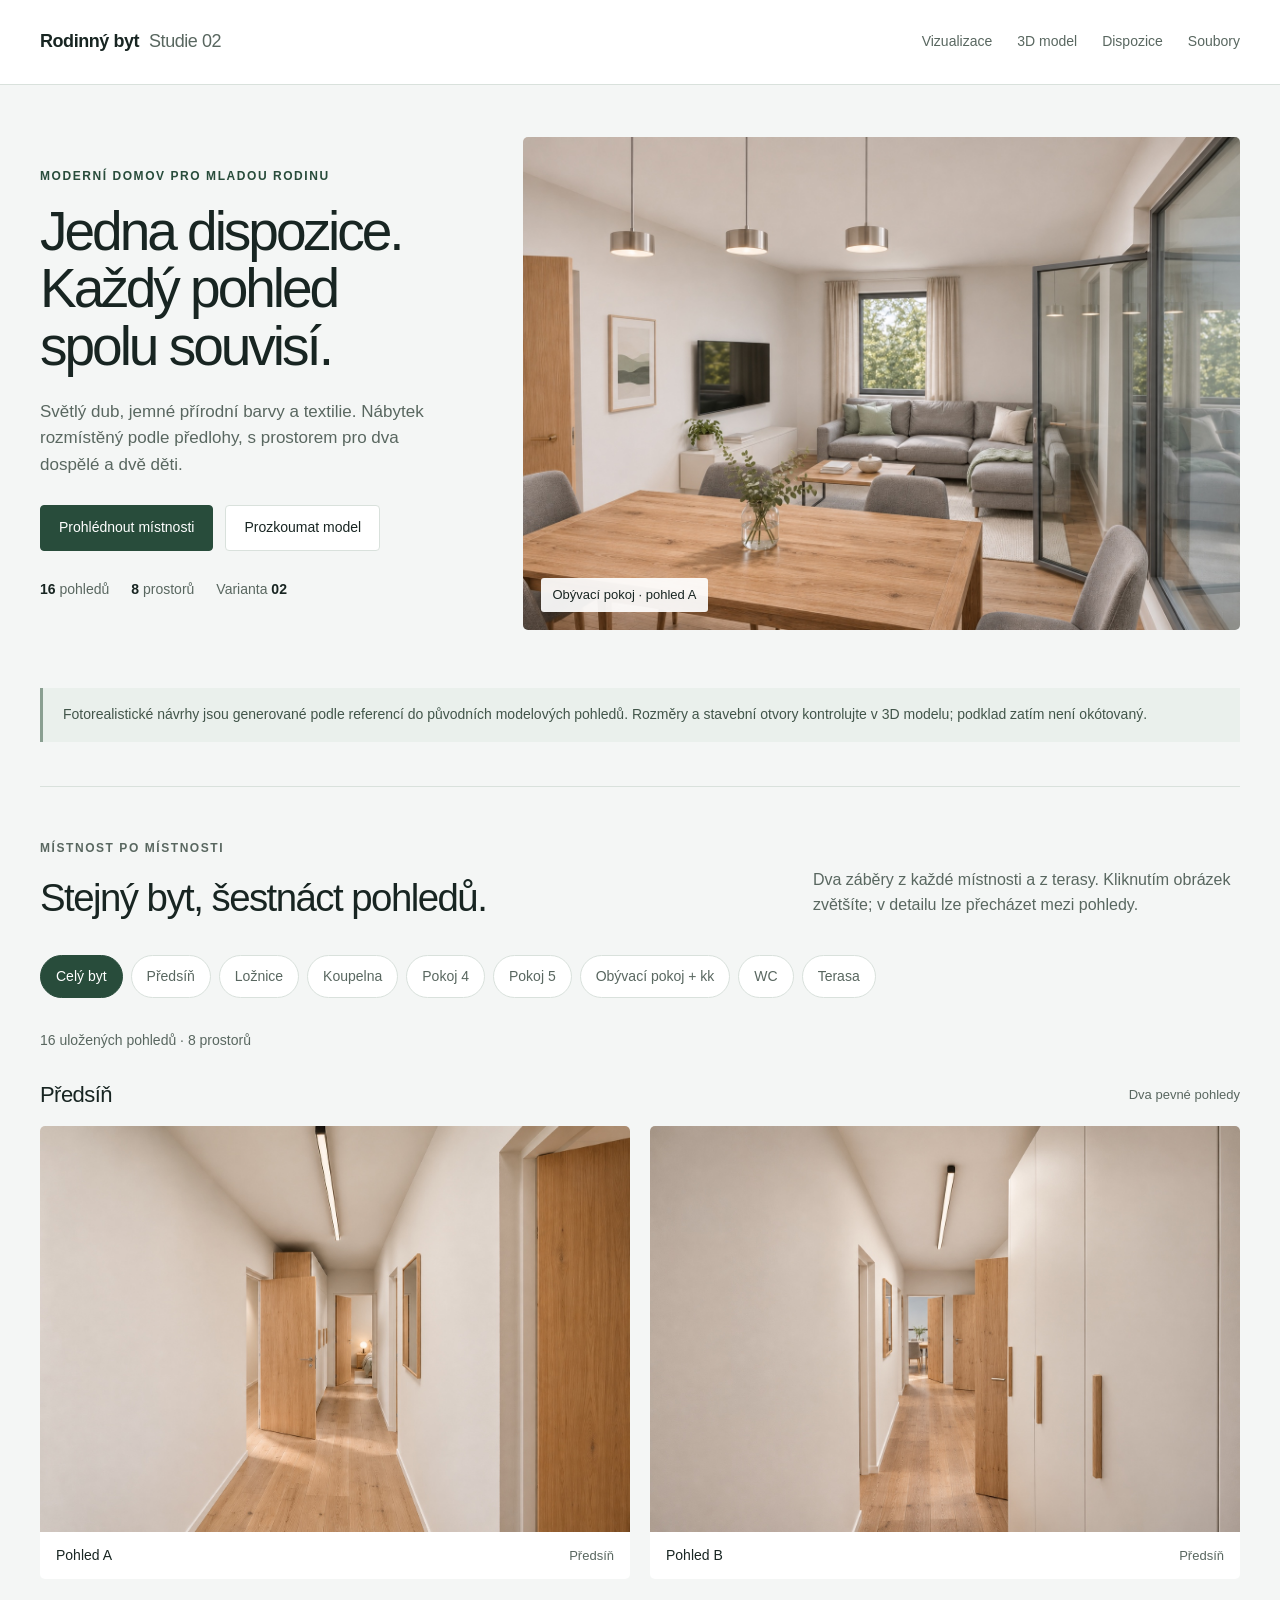
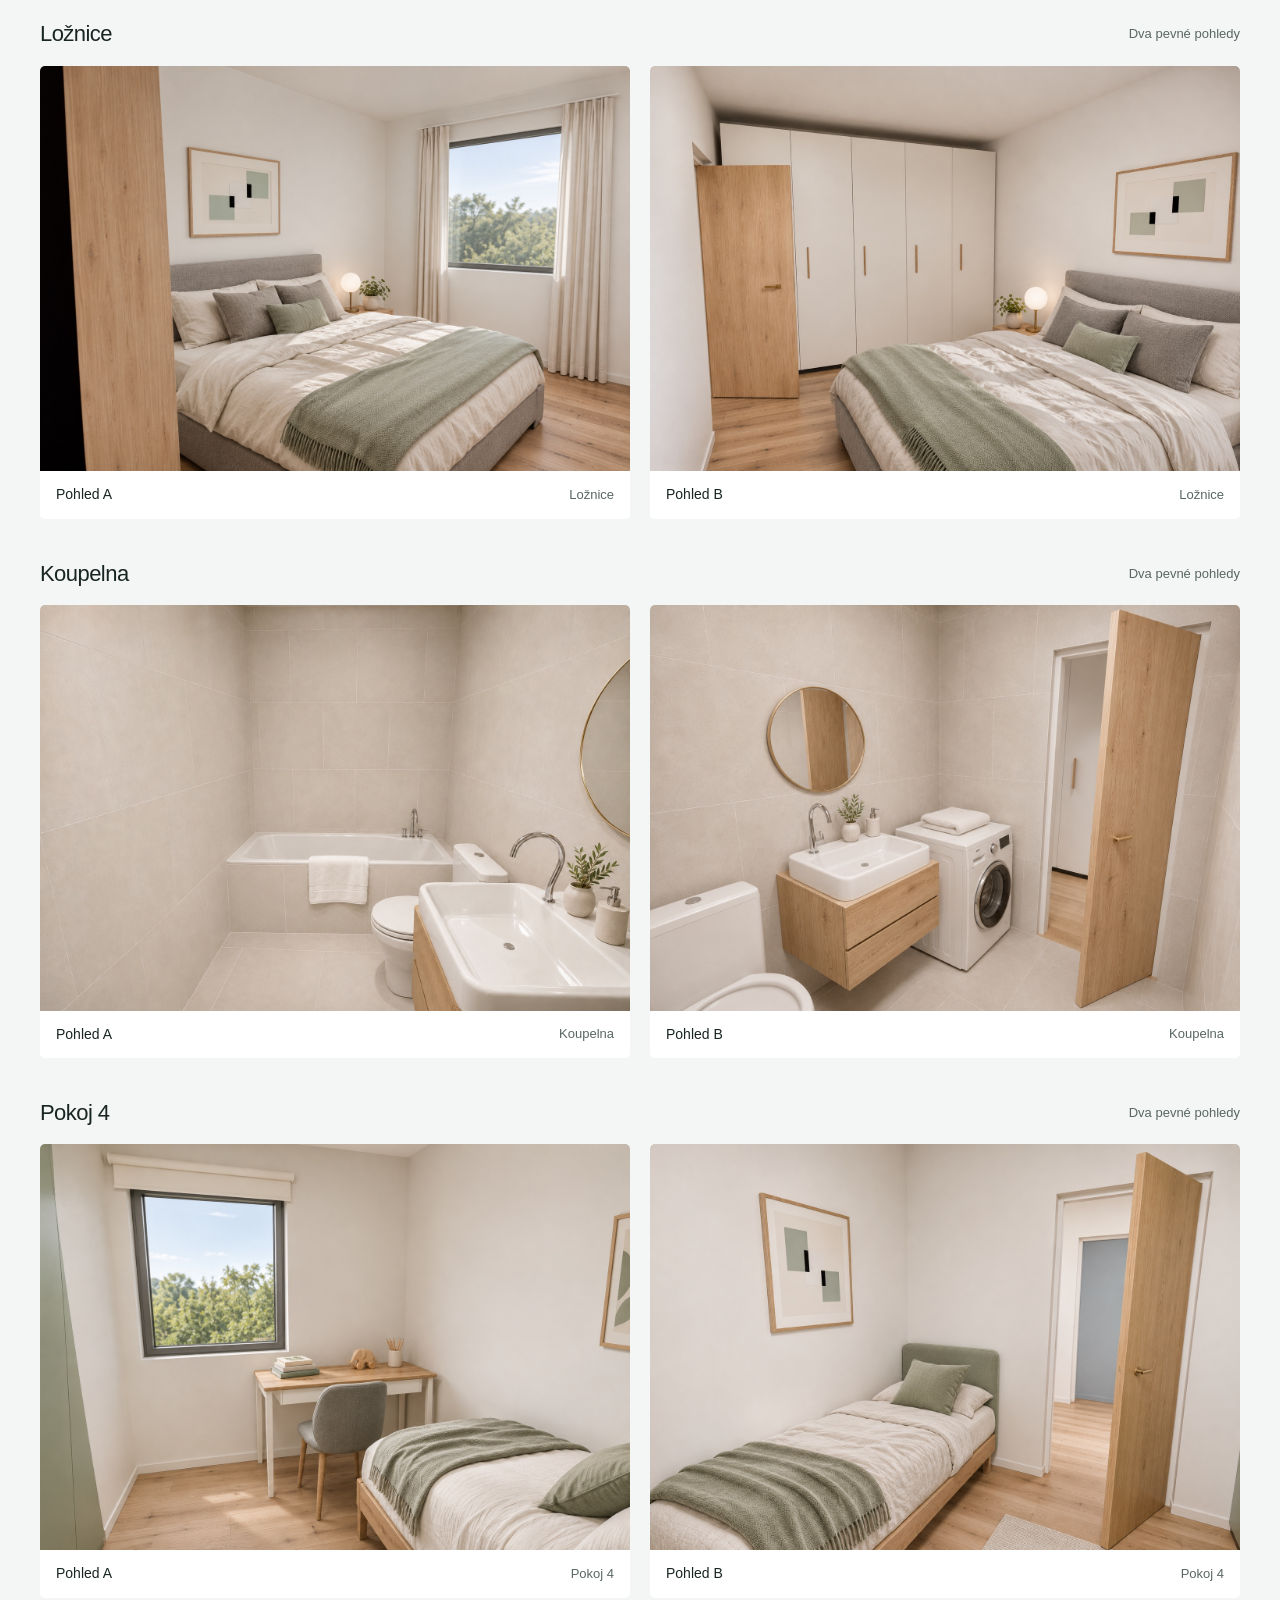
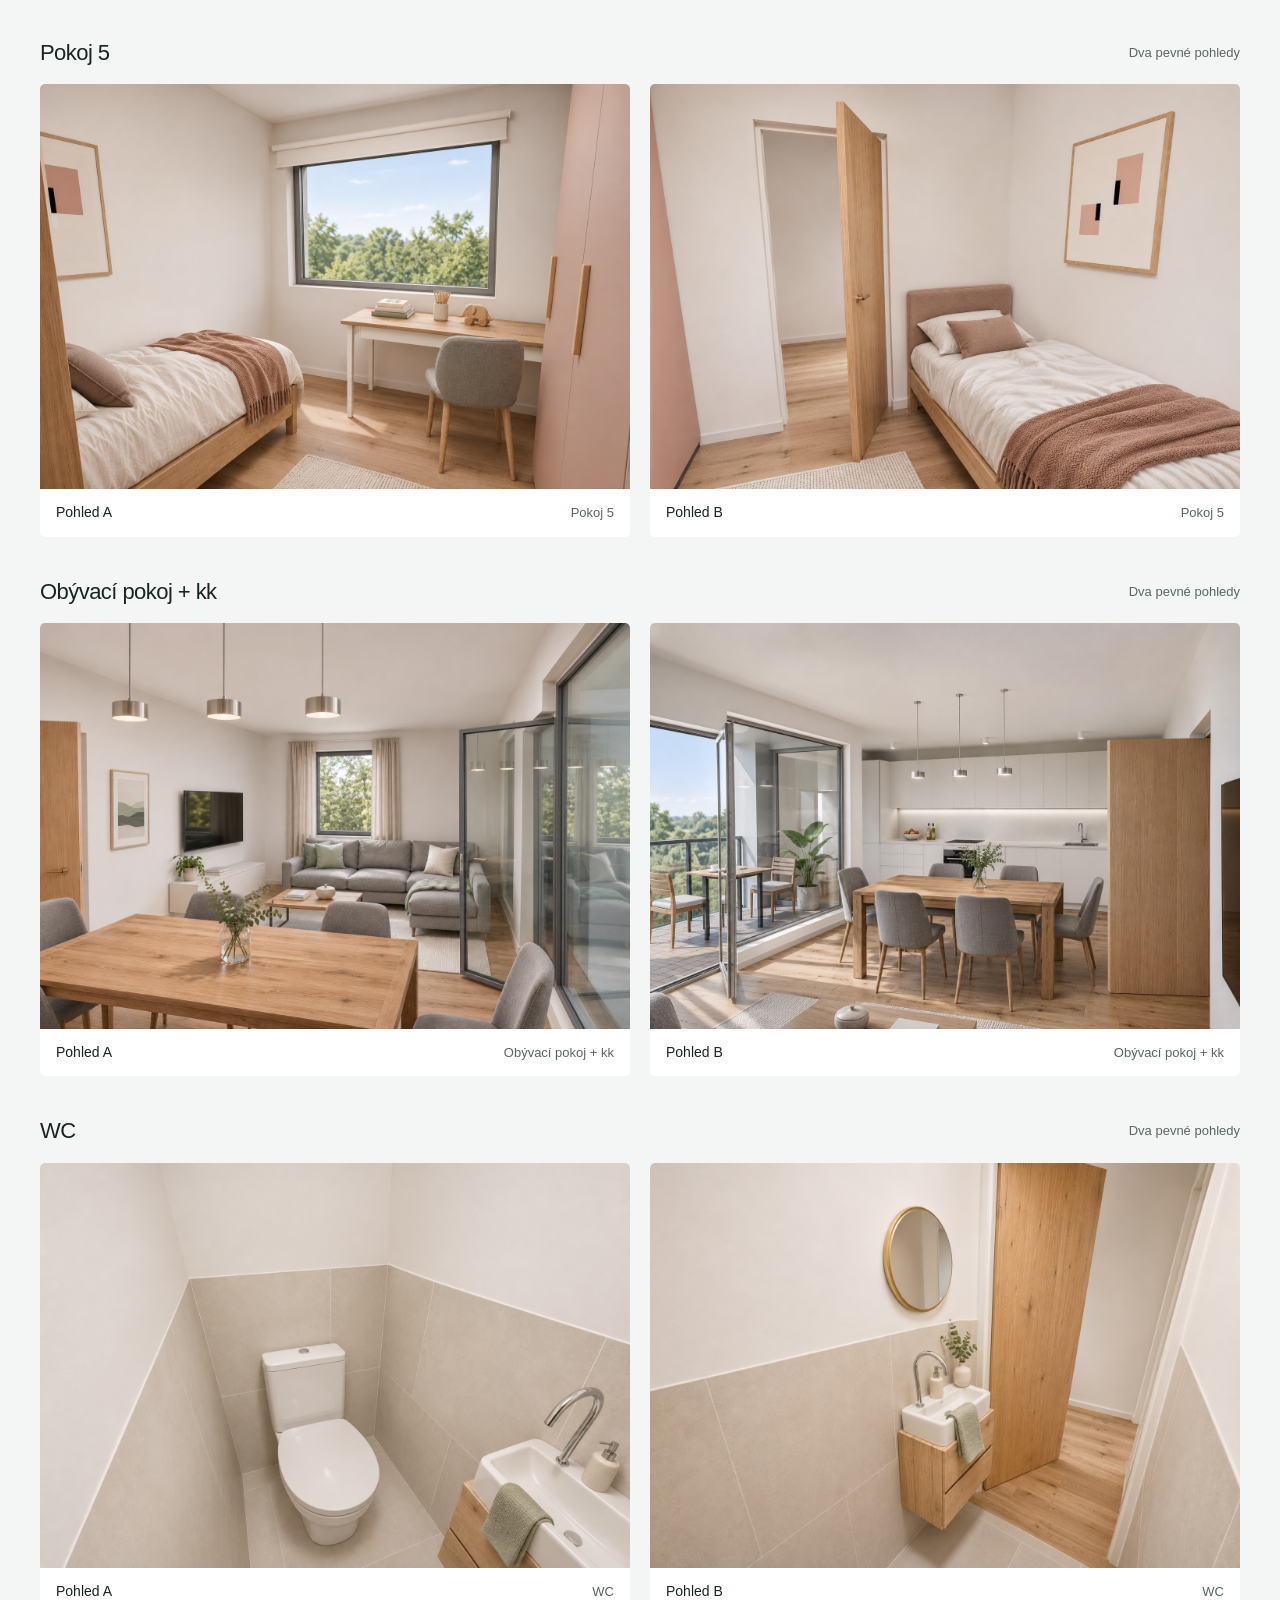
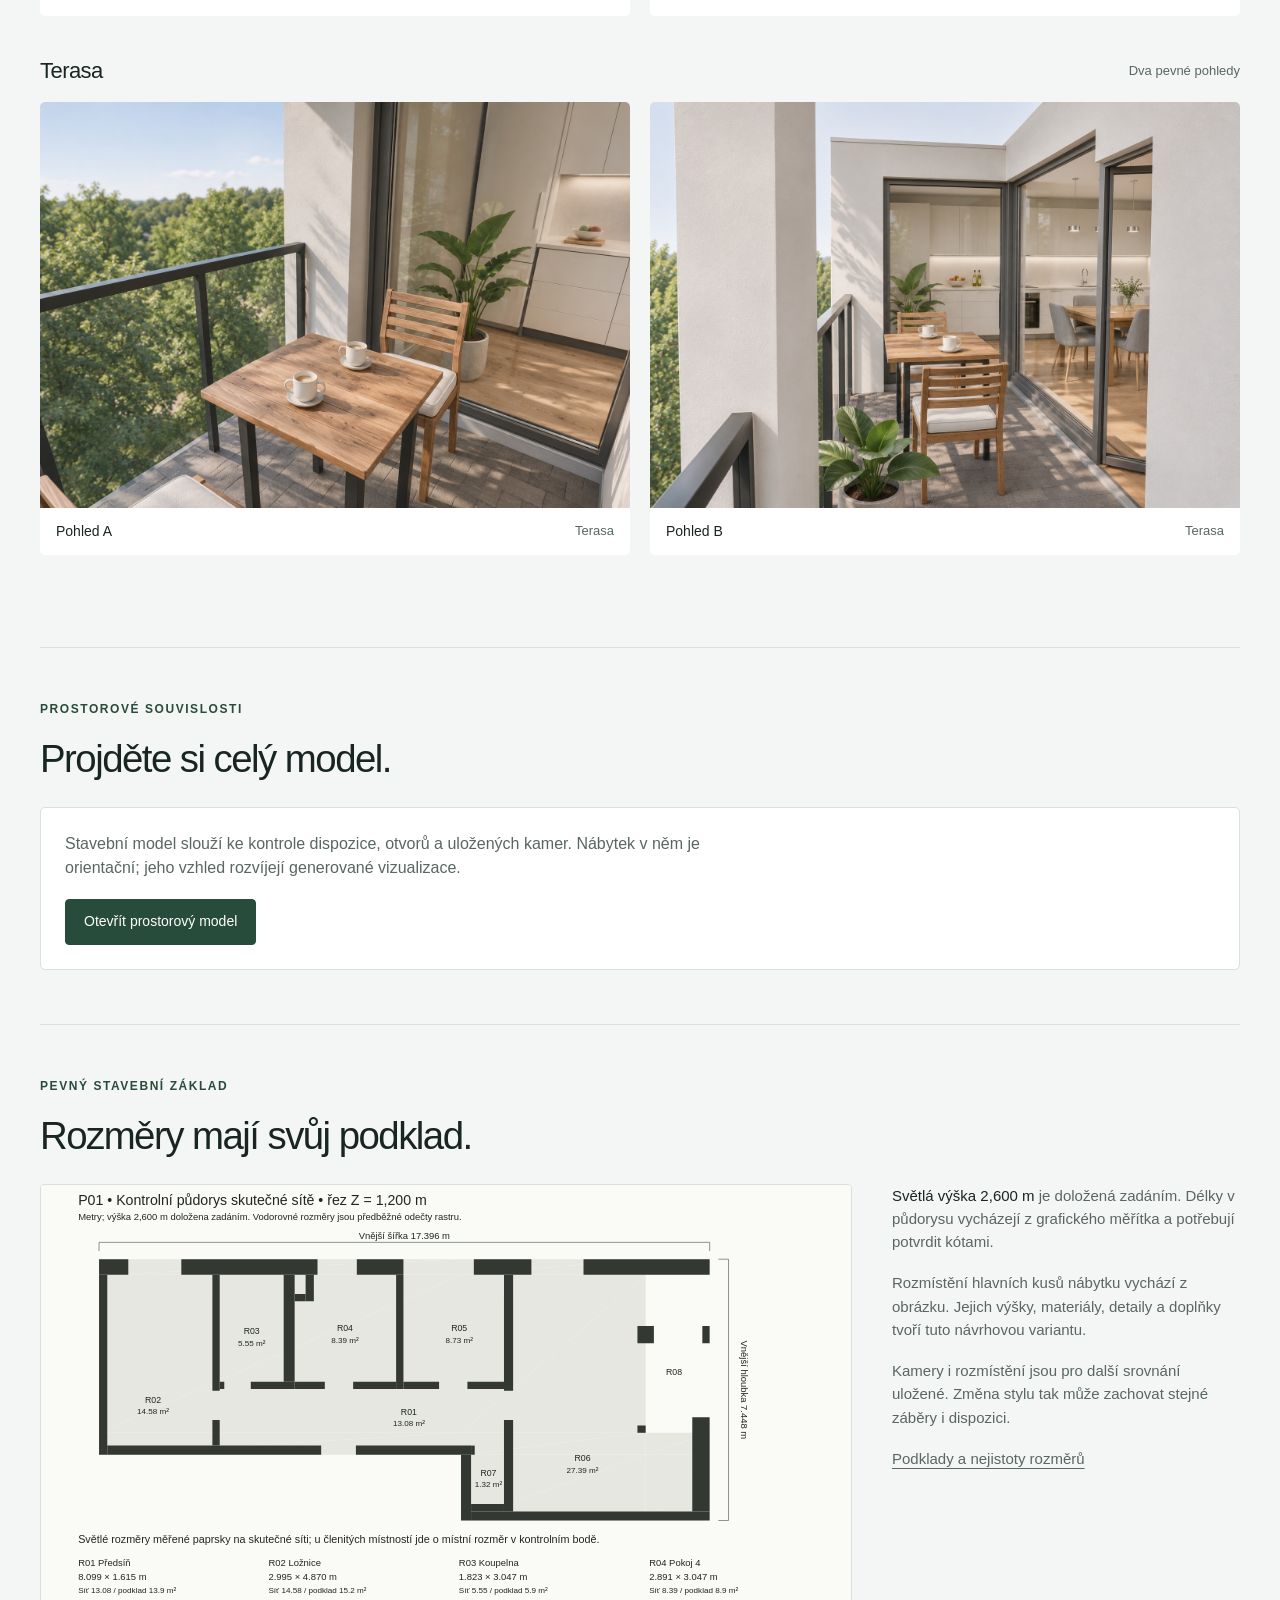
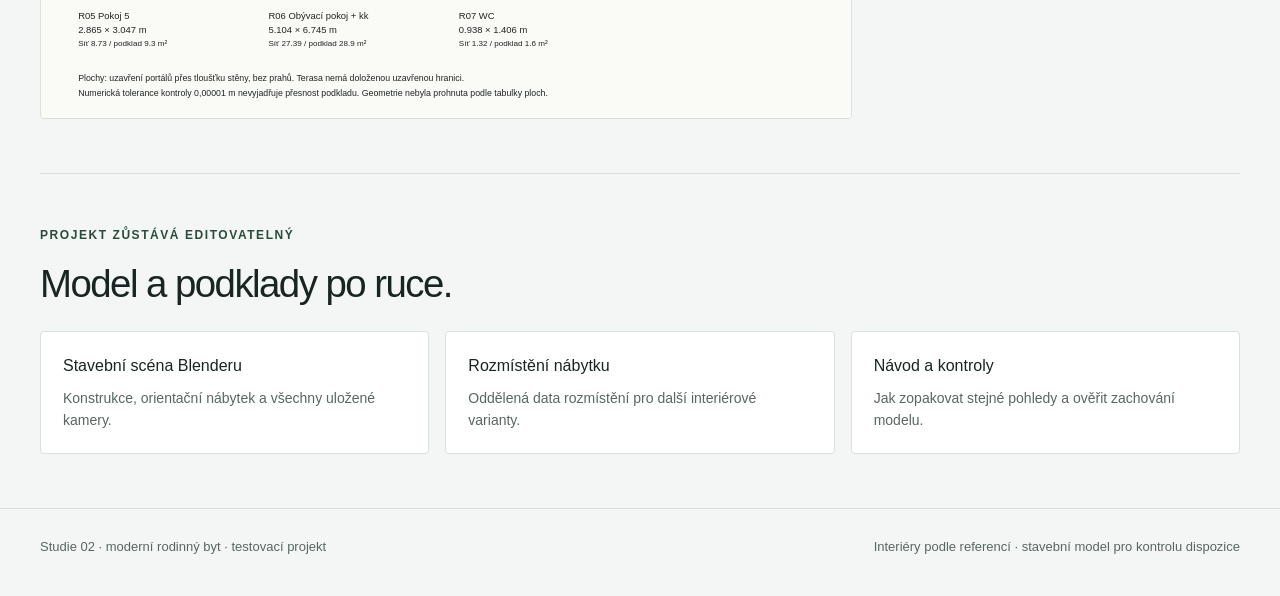
<file: index.html>
<!doctype html>
<html lang="cs"><head><meta charset="utf-8"><meta name="viewport" content="width=device-width,initial-scale=1"><title>Rodinný byt · varianta 02</title><meta name="description" content="Moderní rodinný byt: 16 vizualizací ze stejného rozměrového modelu, dva pohledy z každé místnosti a terasy."><link rel="stylesheet" href="site.css?v=1ad226054eb0"><script defer src="site.js?v=bcbd016bae31"></script></head>
<body><header><div class="wrap topbar"><a class="brand" href="#top">Rodinný byt<span>Studie 02</span></a><nav aria-label="Hlavní navigace"><a href="#vizualizace">Vizualizace</a><a href="#model">3D model</a><a href="#dispozice">Dispozice</a><a href="#soubory">Soubory</a></nav></div></header>
<main id="top"><div class="wrap"><section class="hero"><div><p class="eyebrow">Moderní domov pro mladou rodinu</p><h1>Jedna dispozice.<br>Každý pohled spolu souvisí.</h1><p class="intro">Světlý dub, jemné přírodní barvy a textilie. Nábytek rozmístěný podle předlohy, s prostorem pro dva dospělé a dvě děti.</p><div class="actions"><a href="#vizualizace" class="button primary">Prohlédnout místnosti</a><a href="#model" class="button">Prozkoumat model</a></div><div class="facts"><span><strong>16</strong> pohledů</span><span><strong>8</strong> prostorů</span><span>Varianta <strong>02</strong></span></div></div><figure class="hero-photo"><img src="renders_family/CAM_R06_A.jpg?v=6f00000a12e4" width="1512" height="1040" alt="Obývací pokoj s jídelnou, dubovým nábytkem a světlou pohovkou"><figcaption class="photo-badge">Obývací pokoj · pohled A</figcaption></figure></section>
<p class="notice">Fotorealistické návrhy jsou generované podle referencí do původních modelových pohledů. Rozměry a stavební otvory kontrolujte v 3D modelu; podklad zatím není okótovaný.</p>
<section class="section" id="vizualizace"><div class="section-top"><div><p class="eyebrow">Místnost po místnosti</p><h2>Stejný byt, šestnáct pohledů.</h2></div><p>Dva záběry z každé místnosti a z terasy. Kliknutím obrázek zvětšíte; v detailu lze přecházet mezi pohledy.</p></div><div class="filters" aria-label="Výběr místnosti"><button class="filter" type="button" data-room="all" aria-pressed="true">Celý byt</button><button class="filter" type="button" data-room="R01" aria-pressed="false">Předsíň</button><button class="filter" type="button" data-room="R02" aria-pressed="false">Ložnice</button><button class="filter" type="button" data-room="R03" aria-pressed="false">Koupelna</button><button class="filter" type="button" data-room="R04" aria-pressed="false">Pokoj 4</button><button class="filter" type="button" data-room="R05" aria-pressed="false">Pokoj 5</button><button class="filter" type="button" data-room="R06" aria-pressed="false">Obývací pokoj + kk</button><button class="filter" type="button" data-room="R07" aria-pressed="false">WC</button><button class="filter" type="button" data-room="R08" aria-pressed="false">Terasa</button></div><p class="count" id="view-count" aria-live="polite">16 uložených pohledů · 8 prostorů</p><section class="room" data-room="R01" aria-label="Předsíň"><div class="room-title"><h3>Předsíň</h3><span>Dva pevné pohledy</span></div><div class="shots"><figure class="shot"><button type="button" data-photo="CAM_R01_A" aria-label="Zvětšit: Předsíň · pohled A"><img src="renders_family/CAM_R01_A.jpg?v=e9a615166ebb" alt="Předsíň · pohled A – moderní rodinný interiér podle modelu" loading="lazy" width="1512" height="1040"></button><figcaption>Pohled A<span>Předsíň</span></figcaption></figure><figure class="shot"><button type="button" data-photo="CAM_R01_B" aria-label="Zvětšit: Předsíň · pohled B"><img src="renders_family/CAM_R01_B.jpg?v=4feadba937df" alt="Předsíň · pohled B – moderní rodinný interiér podle modelu" loading="lazy" width="1512" height="1040"></button><figcaption>Pohled B<span>Předsíň</span></figcaption></figure></div></section><section class="room" data-room="R02" aria-label="Ložnice"><div class="room-title"><h3>Ložnice</h3><span>Dva pevné pohledy</span></div><div class="shots"><figure class="shot"><button type="button" data-photo="CAM_R02_A" aria-label="Zvětšit: Ložnice · pohled A"><img src="renders_family/CAM_R02_A.jpg?v=f13a21b051a1" alt="Ložnice · pohled A – moderní rodinný interiér podle modelu" loading="lazy" width="1512" height="1040"></button><figcaption>Pohled A<span>Ložnice</span></figcaption></figure><figure class="shot"><button type="button" data-photo="CAM_R02_B" aria-label="Zvětšit: Ložnice · pohled B"><img src="renders_family/CAM_R02_B.jpg?v=b455fc541f38" alt="Ložnice · pohled B – moderní rodinný interiér podle modelu" loading="lazy" width="1512" height="1040"></button><figcaption>Pohled B<span>Ložnice</span></figcaption></figure></div></section><section class="room" data-room="R03" aria-label="Koupelna"><div class="room-title"><h3>Koupelna</h3><span>Dva pevné pohledy</span></div><div class="shots"><figure class="shot"><button type="button" data-photo="CAM_R03_A" aria-label="Zvětšit: Koupelna · pohled A"><img src="renders_family/CAM_R03_A.jpg?v=52ba9da5196f" alt="Koupelna · pohled A – moderní rodinný interiér podle modelu" loading="lazy" width="1512" height="1040"></button><figcaption>Pohled A<span>Koupelna</span></figcaption></figure><figure class="shot"><button type="button" data-photo="CAM_R03_B" aria-label="Zvětšit: Koupelna · pohled B"><img src="renders_family/CAM_R03_B.jpg?v=b304db0c38f8" alt="Koupelna · pohled B – moderní rodinný interiér podle modelu" loading="lazy" width="1512" height="1040"></button><figcaption>Pohled B<span>Koupelna</span></figcaption></figure></div></section><section class="room" data-room="R04" aria-label="Pokoj 4"><div class="room-title"><h3>Pokoj 4</h3><span>Dva pevné pohledy</span></div><div class="shots"><figure class="shot"><button type="button" data-photo="CAM_R04_A" aria-label="Zvětšit: Pokoj 4 · pohled A"><img src="renders_family/CAM_R04_A.jpg?v=4df989066e1b" alt="Pokoj 4 · pohled A – moderní rodinný interiér podle modelu" loading="lazy" width="1512" height="1040"></button><figcaption>Pohled A<span>Pokoj 4</span></figcaption></figure><figure class="shot"><button type="button" data-photo="CAM_R04_B" aria-label="Zvětšit: Pokoj 4 · pohled B"><img src="renders_family/CAM_R04_B.jpg?v=83403a445af5" alt="Pokoj 4 · pohled B – moderní rodinný interiér podle modelu" loading="lazy" width="1512" height="1040"></button><figcaption>Pohled B<span>Pokoj 4</span></figcaption></figure></div></section><section class="room" data-room="R05" aria-label="Pokoj 5"><div class="room-title"><h3>Pokoj 5</h3><span>Dva pevné pohledy</span></div><div class="shots"><figure class="shot"><button type="button" data-photo="CAM_R05_A" aria-label="Zvětšit: Pokoj 5 · pohled A"><img src="renders_family/CAM_R05_A.jpg?v=58915f16455f" alt="Pokoj 5 · pohled A – moderní rodinný interiér podle modelu" loading="lazy" width="1512" height="1040"></button><figcaption>Pohled A<span>Pokoj 5</span></figcaption></figure><figure class="shot"><button type="button" data-photo="CAM_R05_B" aria-label="Zvětšit: Pokoj 5 · pohled B"><img src="renders_family/CAM_R05_B.jpg?v=6037376c832f" alt="Pokoj 5 · pohled B – moderní rodinný interiér podle modelu" loading="lazy" width="1512" height="1040"></button><figcaption>Pohled B<span>Pokoj 5</span></figcaption></figure></div></section><section class="room" data-room="R06" aria-label="Obývací pokoj + kk"><div class="room-title"><h3>Obývací pokoj + kk</h3><span>Dva pevné pohledy</span></div><div class="shots"><figure class="shot"><button type="button" data-photo="CAM_R06_A" aria-label="Zvětšit: Obývací pokoj + kk · pohled A"><img src="renders_family/CAM_R06_A.jpg?v=6f00000a12e4" alt="Obývací pokoj + kk · pohled A – moderní rodinný interiér podle modelu" loading="lazy" width="1512" height="1040"></button><figcaption>Pohled A<span>Obývací pokoj + kk</span></figcaption></figure><figure class="shot"><button type="button" data-photo="CAM_R06_B" aria-label="Zvětšit: Obývací pokoj + kk · pohled B"><img src="renders_family/CAM_R06_B.jpg?v=433084059927" alt="Obývací pokoj + kk · pohled B – moderní rodinný interiér podle modelu" loading="lazy" width="1512" height="1040"></button><figcaption>Pohled B<span>Obývací pokoj + kk</span></figcaption></figure></div></section><section class="room" data-room="R07" aria-label="WC"><div class="room-title"><h3>WC</h3><span>Dva pevné pohledy</span></div><div class="shots"><figure class="shot"><button type="button" data-photo="CAM_R07_A" aria-label="Zvětšit: WC · pohled A"><img src="renders_family/CAM_R07_A.jpg?v=f0f0ae1cc886" alt="WC · pohled A – moderní rodinný interiér podle modelu" loading="lazy" width="1512" height="1040"></button><figcaption>Pohled A<span>WC</span></figcaption></figure><figure class="shot"><button type="button" data-photo="CAM_R07_B" aria-label="Zvětšit: WC · pohled B"><img src="renders_family/CAM_R07_B.jpg?v=ddf6552ab2c2" alt="WC · pohled B – moderní rodinný interiér podle modelu" loading="lazy" width="1512" height="1040"></button><figcaption>Pohled B<span>WC</span></figcaption></figure></div></section><section class="room" data-room="R08" aria-label="Terasa"><div class="room-title"><h3>Terasa</h3><span>Dva pevné pohledy</span></div><div class="shots"><figure class="shot"><button type="button" data-photo="CAM_R08_A" aria-label="Zvětšit: Terasa · pohled A"><img src="renders_family/CAM_R08_A.jpg?v=0b7f5aa71905" alt="Terasa · pohled A – moderní rodinný interiér podle modelu" loading="lazy" width="1512" height="1040"></button><figcaption>Pohled A<span>Terasa</span></figcaption></figure><figure class="shot"><button type="button" data-photo="CAM_R08_B" aria-label="Zvětšit: Terasa · pohled B"><img src="renders_family/CAM_R08_B.jpg?v=0c05655b1913" alt="Terasa · pohled B – moderní rodinný interiér podle modelu" loading="lazy" width="1512" height="1040"></button><figcaption>Pohled B<span>Terasa</span></figcaption></figure></div></section></section>
<section class="section" id="model"><p class="eyebrow">Prostorové souvislosti</p><h2>Projděte si celý model.</h2><div class="model-shell"><p id="model-helper">Stavební model slouží ke kontrole dispozice, otvorů a uložených kamer. Nábytek v něm je orientační; jeho vzhled rozvíjejí generované vizualizace.</p><button id="load-model" class="button primary" type="button">Otevřít prostorový model</button><iframe id="model-frame" class="model-frame" title="Interaktivní model zařízeného bytu" hidden></iframe><noscript><p><a href="viewer.html?v=881f1327e857">Otevřít 3D model samostatně</a></p></noscript></div></section>
<section class="section" id="dispozice"><p class="eyebrow">Pevný stavební základ</p><h2>Rozměry mají svůj podklad.</h2><div class="plan-layout"><a href="views/control_plan.svg"><img class="plan-image" src="views/control_plan.svg" alt="Kontrolní půdorys modelu s rozměry a porovnáním ploch"></a><div class="plan-note"><p><strong>Světlá výška 2,600 m</strong> je doložená zadáním. Délky v půdorysu vycházejí z grafického měřítka a potřebují potvrdit kótami.</p><p>Rozmístění hlavních kusů nábytku vychází z obrázku. Jejich výšky, materiály, detaily a doplňky tvoří tuto návrhovou variantu.</p><p>Kamery i rozmístění jsou pro další srovnání uložené. Změna stylu tak může zachovat stejné záběry i dispozici.</p><a href="source_assessment.html">Podklady a nejistoty rozměrů</a></div></div></section>
<section class="section" id="soubory"><p class="eyebrow">Projekt zůstává editovatelný</p><h2>Model a podklady po ruce.</h2><div class="downloads"><a class="download" href="apartment.blend" download><strong>Stavební scéna Blenderu</strong><span>Konstrukce, orientační nábytek a všechny uložené kamery.</span></a><a class="download" href="furniture_layout.json" download><strong>Rozmístění nábytku</strong><span>Oddělená data rozmístění pro další interiérové varianty.</span></a><a class="download" href="README_FAMILY.txt"><strong>Návod a kontroly</strong><span>Jak zopakovat stejné pohledy a ověřit zachování modelu.</span></a></div></section></div></main>
<footer><div class="wrap"><span>Studie 02 · moderní rodinný byt · testovací projekt</span><span>Interiéry podle referencí · stavební model pro kontrolu dispozice</span></div></footer>
<dialog id="photo-dialog" aria-labelledby="modal-title"><div class="modal-top"><span id="modal-title"></span><button id="modal-close" type="button">Zavřít</button></div><img class="modal-image" id="modal-image" alt=""><div class="modal-bottom"><button id="modal-prev" type="button">Předchozí</button><a id="modal-download" href="#" download>Stáhnout plný PNG</a><button id="modal-next" type="button">Další pohled</button></div></dialog>
<script id="gallery-data" type="application/json">[{"camera_id":"CAM_R01_A","room_id":"R01","view_id":"A","room_label":"Předsíň","label":"Předsíň · pohled A","jpg":"renders_family/CAM_R01_A.jpg?v=e9a615166ebb","png":"renders_family/CAM_R01_A.png?v=2f4b6ed94ebe","is_final":true},{"camera_id":"CAM_R01_B","room_id":"R01","view_id":"B","room_label":"Předsíň","label":"Předsíň · pohled B","jpg":"renders_family/CAM_R01_B.jpg?v=4feadba937df","png":"renders_family/CAM_R01_B.png?v=1bf42d2ed8b8","is_final":true},{"camera_id":"CAM_R02_A","room_id":"R02","view_id":"A","room_label":"Ložnice","label":"Ložnice · pohled A","jpg":"renders_family/CAM_R02_A.jpg?v=f13a21b051a1","png":"renders_family/CAM_R02_A.png?v=34ddd8234cfb","is_final":true},{"camera_id":"CAM_R02_B","room_id":"R02","view_id":"B","room_label":"Ložnice","label":"Ložnice · pohled B","jpg":"renders_family/CAM_R02_B.jpg?v=b455fc541f38","png":"renders_family/CAM_R02_B.png?v=fe85dea216c3","is_final":true},{"camera_id":"CAM_R03_A","room_id":"R03","view_id":"A","room_label":"Koupelna","label":"Koupelna · pohled A","jpg":"renders_family/CAM_R03_A.jpg?v=52ba9da5196f","png":"renders_family/CAM_R03_A.png?v=abd497faa65a","is_final":true},{"camera_id":"CAM_R03_B","room_id":"R03","view_id":"B","room_label":"Koupelna","label":"Koupelna · pohled B","jpg":"renders_family/CAM_R03_B.jpg?v=b304db0c38f8","png":"renders_family/CAM_R03_B.png?v=dfd26de28ff1","is_final":true},{"camera_id":"CAM_R04_A","room_id":"R04","view_id":"A","room_label":"Pokoj 4","label":"Pokoj 4 · pohled A","jpg":"renders_family/CAM_R04_A.jpg?v=4df989066e1b","png":"renders_family/CAM_R04_A.png?v=b21b75a57c52","is_final":true},{"camera_id":"CAM_R04_B","room_id":"R04","view_id":"B","room_label":"Pokoj 4","label":"Pokoj 4 · pohled B","jpg":"renders_family/CAM_R04_B.jpg?v=83403a445af5","png":"renders_family/CAM_R04_B.png?v=d3d9fa02c3e5","is_final":true},{"camera_id":"CAM_R05_A","room_id":"R05","view_id":"A","room_label":"Pokoj 5","label":"Pokoj 5 · pohled A","jpg":"renders_family/CAM_R05_A.jpg?v=58915f16455f","png":"renders_family/CAM_R05_A.png?v=b025af4c5dfd","is_final":true},{"camera_id":"CAM_R05_B","room_id":"R05","view_id":"B","room_label":"Pokoj 5","label":"Pokoj 5 · pohled B","jpg":"renders_family/CAM_R05_B.jpg?v=6037376c832f","png":"renders_family/CAM_R05_B.png?v=e01fc1b44e24","is_final":true},{"camera_id":"CAM_R06_A","room_id":"R06","view_id":"A","room_label":"Obývací pokoj + kk","label":"Obývací pokoj + kk · pohled A","jpg":"renders_family/CAM_R06_A.jpg?v=6f00000a12e4","png":"renders_family/CAM_R06_A.png?v=c9d981aa62bc","is_final":true},{"camera_id":"CAM_R06_B","room_id":"R06","view_id":"B","room_label":"Obývací pokoj + kk","label":"Obývací pokoj + kk · pohled B","jpg":"renders_family/CAM_R06_B.jpg?v=433084059927","png":"renders_family/CAM_R06_B.png?v=519d79d43bf1","is_final":true},{"camera_id":"CAM_R07_A","room_id":"R07","view_id":"A","room_label":"WC","label":"WC · pohled A","jpg":"renders_family/CAM_R07_A.jpg?v=f0f0ae1cc886","png":"renders_family/CAM_R07_A.png?v=dc24eaff8de3","is_final":true},{"camera_id":"CAM_R07_B","room_id":"R07","view_id":"B","room_label":"WC","label":"WC · pohled B","jpg":"renders_family/CAM_R07_B.jpg?v=ddf6552ab2c2","png":"renders_family/CAM_R07_B.png?v=a36e0b7c2f97","is_final":true},{"camera_id":"CAM_R08_A","room_id":"R08","view_id":"A","room_label":"Terasa","label":"Terasa · pohled A","jpg":"renders_family/CAM_R08_A.jpg?v=0b7f5aa71905","png":"renders_family/CAM_R08_A.png?v=594dfa5d3298","is_final":true},{"camera_id":"CAM_R08_B","room_id":"R08","view_id":"B","room_label":"Terasa","label":"Terasa · pohled B","jpg":"renders_family/CAM_R08_B.jpg?v=0c05655b1913","png":"renders_family/CAM_R08_B.png?v=b74a931eedd5","is_final":true}]</script></body></html>
</file>
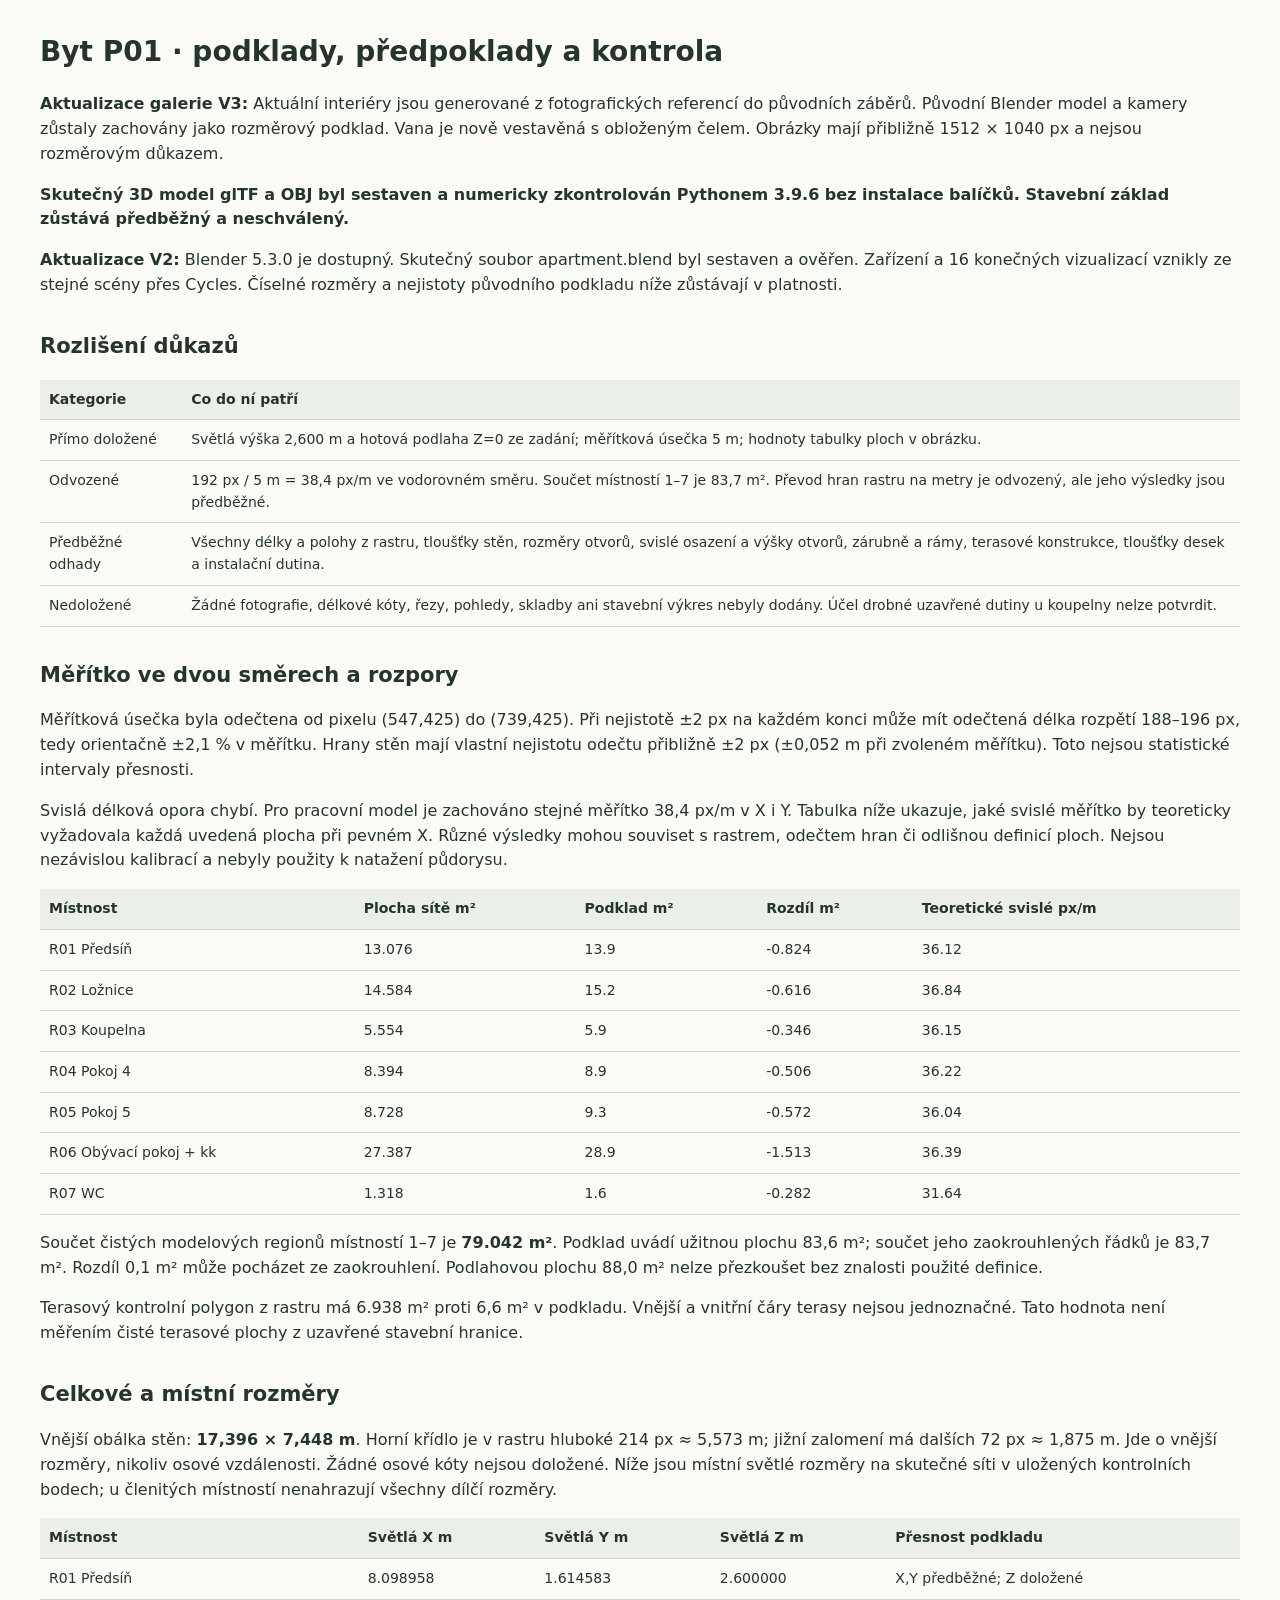
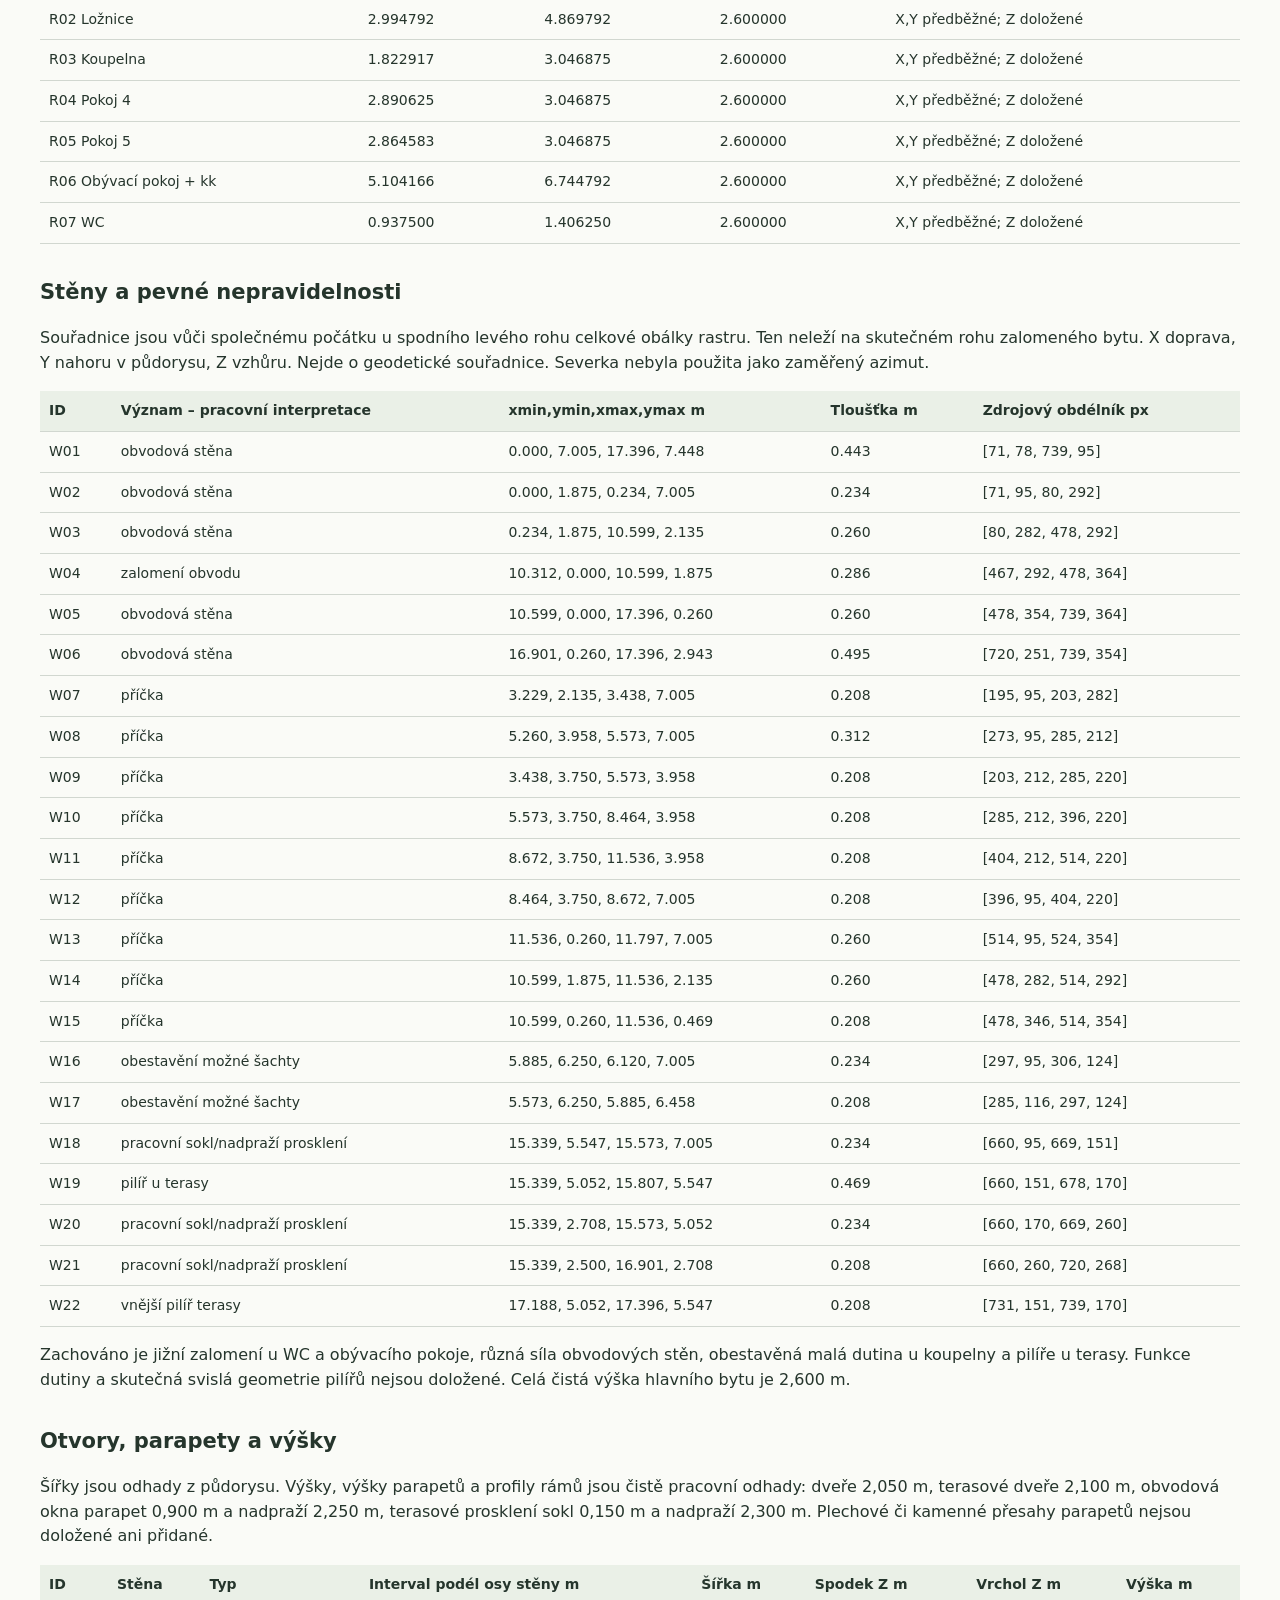
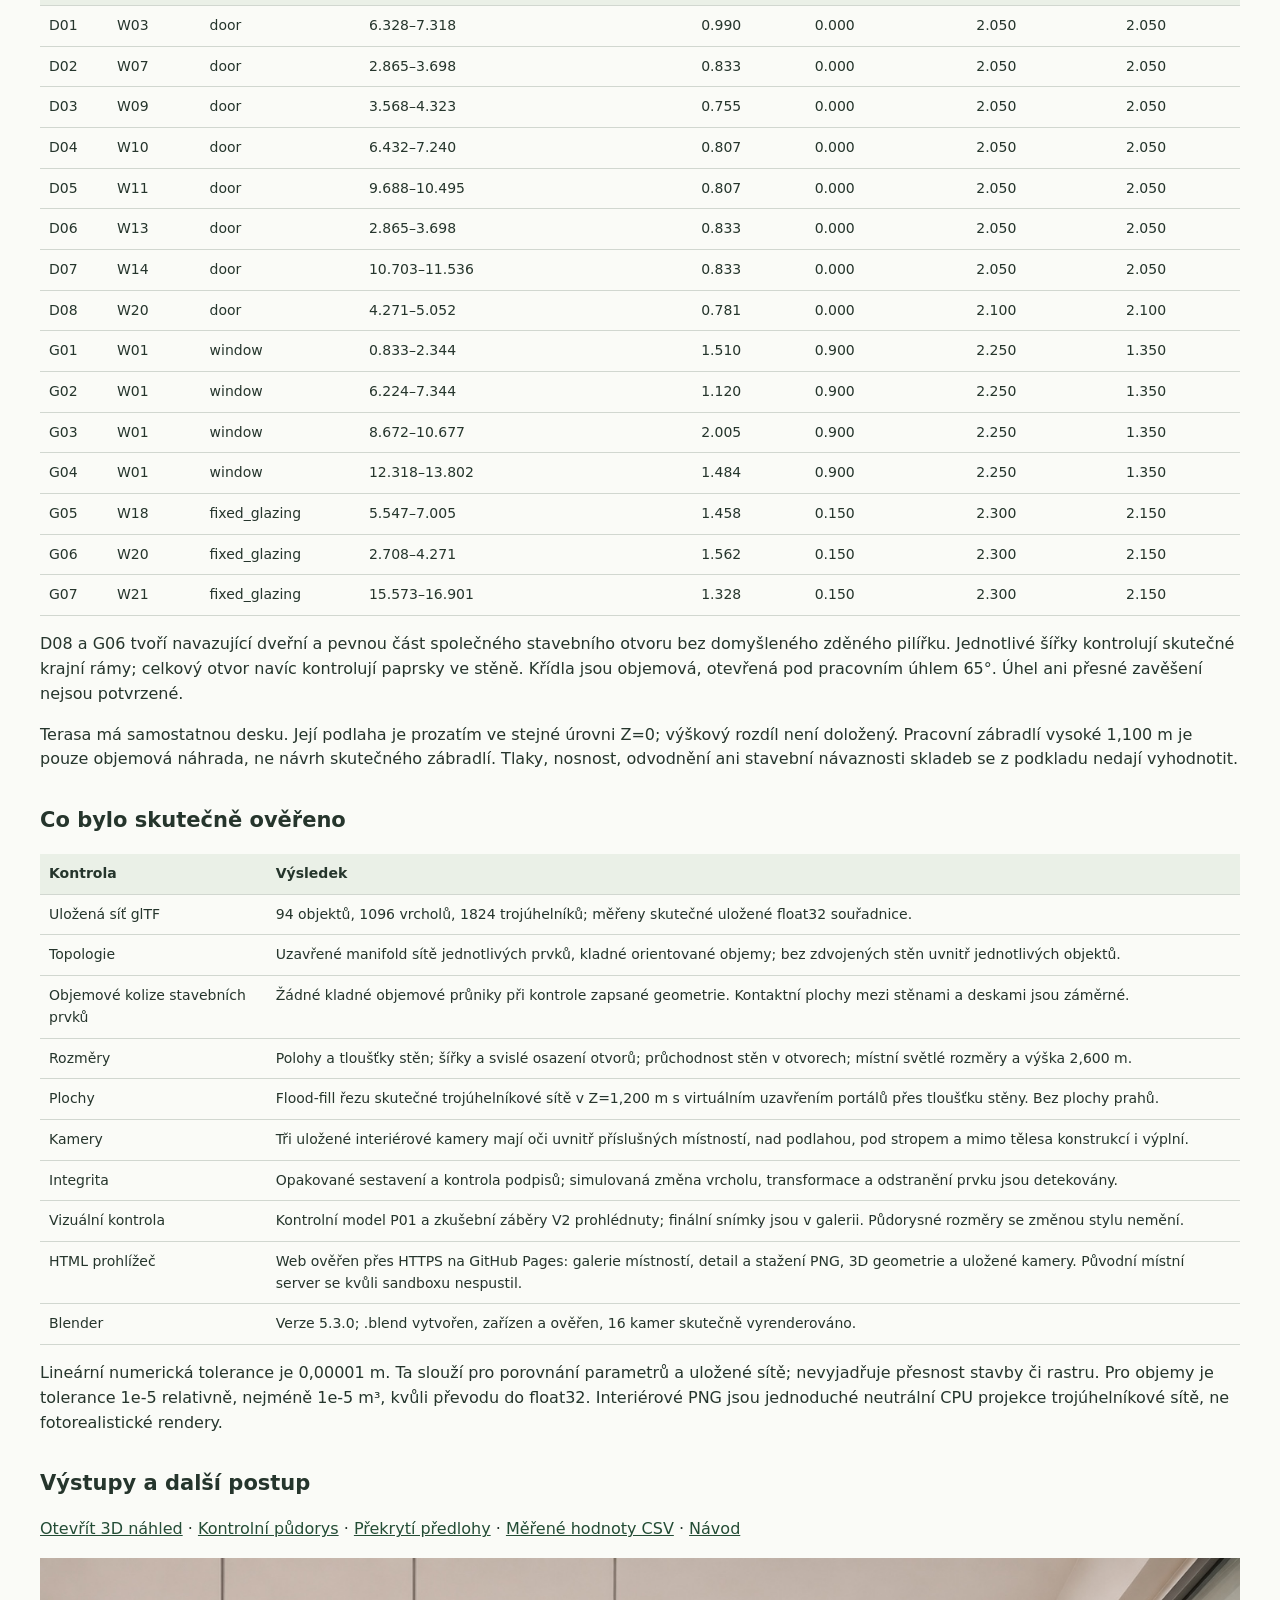
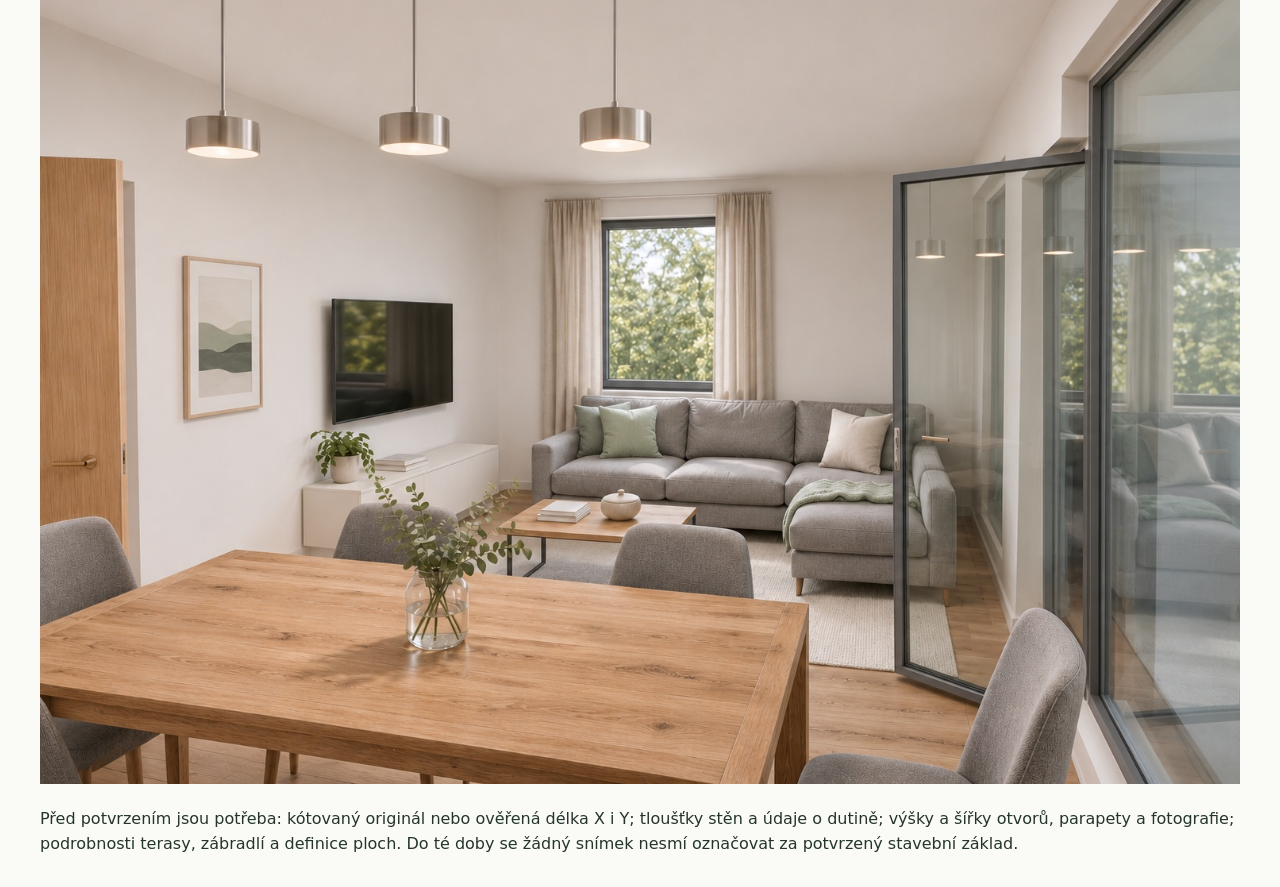
<file: source_assessment.html>
<!doctype html><html lang="cs"><head><meta charset="utf-8"><meta name="viewport" content="width=device-width,initial-scale=1"><title>Podklady a kontrola – byt P01</title>
<style>body{font:16px/1.55 system-ui,sans-serif;max-width:1200px;margin:30px auto;padding:0 22px;color:#25352c;background:#fafbf7}h1{font-size:28px}h2{font-size:21px;margin-top:32px}table{border-collapse:collapse;width:100%;font-size:14px;margin:16px 0}td,th{border-bottom:1px solid #d1d7d0;text-align:left;padding:9px;vertical-align:top}th{background:#eaf0e7}code{background:#e8eee4;padding:2px 4px}img{max-width:100%;height:auto}a{color:#234c35}@media print{body{font-size:11px}table{font-size:10px}h2{break-after:avoid}tr{break-inside:avoid}}</style></head><body>
<h1>Byt P01 · podklady, předpoklady a kontrola</h1><p><strong>Aktualizace galerie V3:</strong> Aktuální interiéry jsou generované z fotografických referencí do původních záběrů. Původní Blender model a kamery zůstaly zachovány jako rozměrový podklad. Vana je nově vestavěná s obloženým čelem. Obrázky mají přibližně 1512 × 1040 px a nejsou rozměrovým důkazem.</p>
<p><strong>Skutečný 3D model glTF a OBJ byl sestaven a numericky zkontrolován Pythonem 3.9.6 bez instalace balíčků. Stavební základ zůstává předběžný a neschválený.</strong></p>
<p><strong>Aktualizace V2:</strong> Blender 5.3.0 je dostupný. Skutečný soubor apartment.blend byl sestaven a ověřen. Zařízení a 16 konečných vizualizací vznikly ze stejné scény přes Cycles. Číselné rozměry a nejistoty původního podkladu níže zůstávají v platnosti.</p>
<h2>Rozlišení důkazů</h2>
<table><thead><tr><th>Kategorie</th><th>Co do ní patří</th></tr></thead><tbody><tr><td>Přímo doložené</td><td>Světlá výška 2,600 m a hotová podlaha Z=0 ze zadání; měřítková úsečka 5 m; hodnoty tabulky ploch v obrázku.</td></tr><tr><td>Odvozené</td><td>192 px / 5 m = 38,4 px/m ve vodorovném směru. Součet místností 1–7 je 83,7 m². Převod hran rastru na metry je odvozený, ale jeho výsledky jsou předběžné.</td></tr><tr><td>Předběžné odhady</td><td>Všechny délky a polohy z rastru, tloušťky stěn, rozměry otvorů, svislé osazení a výšky otvorů, zárubně a rámy, terasové konstrukce, tloušťky desek a instalační dutina.</td></tr><tr><td>Nedoložené</td><td>Žádné fotografie, délkové kóty, řezy, pohledy, skladby ani stavební výkres nebyly dodány. Účel drobné uzavřené dutiny u koupelny nelze potvrdit.</td></tr></tbody></table>
<h2>Měřítko ve dvou směrech a rozpory</h2>
<p>Měřítková úsečka byla odečtena od pixelu (547,425) do (739,425). Při nejistotě ±2 px na každém konci může mít odečtená délka rozpětí 188–196 px, tedy orientačně ±2,1 % v měřítku. Hrany stěn mají vlastní nejistotu odečtu přibližně ±2 px (±0,052 m při zvoleném měřítku). Toto nejsou statistické intervaly přesnosti.</p>
<p>Svislá délková opora chybí. Pro pracovní model je zachováno stejné měřítko 38,4 px/m v X i Y. Tabulka níže ukazuje, jaké svislé měřítko by teoreticky vyžadovala každá uvedená plocha při pevném X. Různé výsledky mohou souviset s rastrem, odečtem hran či odlišnou definicí ploch. Nejsou nezávislou kalibrací a nebyly použity k natažení půdorysu.</p>
<table><thead><tr><th>Místnost</th><th>Plocha sítě m²</th><th>Podklad m²</th><th>Rozdíl m²</th><th>Teoretické svislé px/m</th></tr></thead><tbody><tr><td>R01 Předsíň</td><td>13.076</td><td>13.9</td><td>-0.824</td><td>36.12</td></tr><tr><td>R02 Ložnice</td><td>14.584</td><td>15.2</td><td>-0.616</td><td>36.84</td></tr><tr><td>R03 Koupelna</td><td>5.554</td><td>5.9</td><td>-0.346</td><td>36.15</td></tr><tr><td>R04 Pokoj 4</td><td>8.394</td><td>8.9</td><td>-0.506</td><td>36.22</td></tr><tr><td>R05 Pokoj 5</td><td>8.728</td><td>9.3</td><td>-0.572</td><td>36.04</td></tr><tr><td>R06 Obývací pokoj + kk</td><td>27.387</td><td>28.9</td><td>-1.513</td><td>36.39</td></tr><tr><td>R07 WC</td><td>1.318</td><td>1.6</td><td>-0.282</td><td>31.64</td></tr></tbody></table>
<p>Součet čistých modelových regionů místností 1–7 je <strong>79.042 m²</strong>. Podklad uvádí užitnou plochu 83,6 m²; součet jeho zaokrouhlených řádků je 83,7 m². Rozdíl 0,1 m² může pocházet ze zaokrouhlení. Podlahovou plochu 88,0 m² nelze přezkoušet bez znalosti použité definice.</p>
<p>Terasový kontrolní polygon z rastru má 6.938 m² proti 6,6 m² v podkladu. Vnější a vnitřní čáry terasy nejsou jednoznačné. Tato hodnota není měřením čisté terasové plochy z uzavřené stavební hranice.</p>
<h2>Celkové a místní rozměry</h2>
<p>Vnější obálka stěn: <strong>17,396 × 7,448 m</strong>. Horní křídlo je v rastru hluboké 214 px ≈ 5,573 m; jižní zalomení má dalších 72 px ≈ 1,875 m. Jde o vnější rozměry, nikoliv osové vzdálenosti. Žádné osové kóty nejsou doložené. Níže jsou místní světlé rozměry na skutečné síti v uložených kontrolních bodech; u členitých místností nenahrazují všechny dílčí rozměry.</p>
<table><thead><tr><th>Místnost</th><th>Světlá X m</th><th>Světlá Y m</th><th>Světlá Z m</th><th>Přesnost podkladu</th></tr></thead><tbody><tr><td>R01 Předsíň</td><td>8.098958</td><td>1.614583</td><td>2.600000</td><td>X,Y předběžné; Z doložené</td></tr><tr><td>R02 Ložnice</td><td>2.994792</td><td>4.869792</td><td>2.600000</td><td>X,Y předběžné; Z doložené</td></tr><tr><td>R03 Koupelna</td><td>1.822917</td><td>3.046875</td><td>2.600000</td><td>X,Y předběžné; Z doložené</td></tr><tr><td>R04 Pokoj 4</td><td>2.890625</td><td>3.046875</td><td>2.600000</td><td>X,Y předběžné; Z doložené</td></tr><tr><td>R05 Pokoj 5</td><td>2.864583</td><td>3.046875</td><td>2.600000</td><td>X,Y předběžné; Z doložené</td></tr><tr><td>R06 Obývací pokoj + kk</td><td>5.104166</td><td>6.744792</td><td>2.600000</td><td>X,Y předběžné; Z doložené</td></tr><tr><td>R07 WC</td><td>0.937500</td><td>1.406250</td><td>2.600000</td><td>X,Y předběžné; Z doložené</td></tr></tbody></table>
<h2>Stěny a pevné nepravidelnosti</h2>
<p>Souřadnice jsou vůči společnému počátku u spodního levého rohu celkové obálky rastru. Ten neleží na skutečném rohu zalomeného bytu. X doprava, Y nahoru v půdorysu, Z vzhůru. Nejde o geodetické souřadnice. Severka nebyla použita jako zaměřený azimut.</p>
<table><thead><tr><th>ID</th><th>Význam – pracovní interpretace</th><th>xmin,ymin,xmax,ymax m</th><th>Tloušťka m</th><th>Zdrojový obdélník px</th></tr></thead><tbody><tr><td>W01</td><td>obvodová stěna</td><td>0.000, 7.005, 17.396, 7.448</td><td>0.443</td><td>[71, 78, 739, 95]</td></tr><tr><td>W02</td><td>obvodová stěna</td><td>0.000, 1.875, 0.234, 7.005</td><td>0.234</td><td>[71, 95, 80, 292]</td></tr><tr><td>W03</td><td>obvodová stěna</td><td>0.234, 1.875, 10.599, 2.135</td><td>0.260</td><td>[80, 282, 478, 292]</td></tr><tr><td>W04</td><td>zalomení obvodu</td><td>10.312, 0.000, 10.599, 1.875</td><td>0.286</td><td>[467, 292, 478, 364]</td></tr><tr><td>W05</td><td>obvodová stěna</td><td>10.599, 0.000, 17.396, 0.260</td><td>0.260</td><td>[478, 354, 739, 364]</td></tr><tr><td>W06</td><td>obvodová stěna</td><td>16.901, 0.260, 17.396, 2.943</td><td>0.495</td><td>[720, 251, 739, 354]</td></tr><tr><td>W07</td><td>příčka</td><td>3.229, 2.135, 3.438, 7.005</td><td>0.208</td><td>[195, 95, 203, 282]</td></tr><tr><td>W08</td><td>příčka</td><td>5.260, 3.958, 5.573, 7.005</td><td>0.312</td><td>[273, 95, 285, 212]</td></tr><tr><td>W09</td><td>příčka</td><td>3.438, 3.750, 5.573, 3.958</td><td>0.208</td><td>[203, 212, 285, 220]</td></tr><tr><td>W10</td><td>příčka</td><td>5.573, 3.750, 8.464, 3.958</td><td>0.208</td><td>[285, 212, 396, 220]</td></tr><tr><td>W11</td><td>příčka</td><td>8.672, 3.750, 11.536, 3.958</td><td>0.208</td><td>[404, 212, 514, 220]</td></tr><tr><td>W12</td><td>příčka</td><td>8.464, 3.750, 8.672, 7.005</td><td>0.208</td><td>[396, 95, 404, 220]</td></tr><tr><td>W13</td><td>příčka</td><td>11.536, 0.260, 11.797, 7.005</td><td>0.260</td><td>[514, 95, 524, 354]</td></tr><tr><td>W14</td><td>příčka</td><td>10.599, 1.875, 11.536, 2.135</td><td>0.260</td><td>[478, 282, 514, 292]</td></tr><tr><td>W15</td><td>příčka</td><td>10.599, 0.260, 11.536, 0.469</td><td>0.208</td><td>[478, 346, 514, 354]</td></tr><tr><td>W16</td><td>obestavění možné šachty</td><td>5.885, 6.250, 6.120, 7.005</td><td>0.234</td><td>[297, 95, 306, 124]</td></tr><tr><td>W17</td><td>obestavění možné šachty</td><td>5.573, 6.250, 5.885, 6.458</td><td>0.208</td><td>[285, 116, 297, 124]</td></tr><tr><td>W18</td><td>pracovní sokl/nadpraží prosklení</td><td>15.339, 5.547, 15.573, 7.005</td><td>0.234</td><td>[660, 95, 669, 151]</td></tr><tr><td>W19</td><td>pilíř u terasy</td><td>15.339, 5.052, 15.807, 5.547</td><td>0.469</td><td>[660, 151, 678, 170]</td></tr><tr><td>W20</td><td>pracovní sokl/nadpraží prosklení</td><td>15.339, 2.708, 15.573, 5.052</td><td>0.234</td><td>[660, 170, 669, 260]</td></tr><tr><td>W21</td><td>pracovní sokl/nadpraží prosklení</td><td>15.339, 2.500, 16.901, 2.708</td><td>0.208</td><td>[660, 260, 720, 268]</td></tr><tr><td>W22</td><td>vnější pilíř terasy</td><td>17.188, 5.052, 17.396, 5.547</td><td>0.208</td><td>[731, 151, 739, 170]</td></tr></tbody></table>
<p>Zachováno je jižní zalomení u WC a obývacího pokoje, různá síla obvodových stěn, obestavěná malá dutina u koupelny a pilíře u terasy. Funkce dutiny a skutečná svislá geometrie pilířů nejsou doložené. Celá čistá výška hlavního bytu je 2,600 m.</p>
<h2>Otvory, parapety a výšky</h2>
<p>Šířky jsou odhady z půdorysu. Výšky, výšky parapetů a profily rámů jsou čistě pracovní odhady: dveře 2,050 m, terasové dveře 2,100 m, obvodová okna parapet 0,900 m a nadpraží 2,250 m, terasové prosklení sokl 0,150 m a nadpraží 2,300 m. Plechové či kamenné přesahy parapetů nejsou doložené ani přidané.</p>
<table><thead><tr><th>ID</th><th>Stěna</th><th>Typ</th><th>Interval podél osy stěny m</th><th>Šířka m</th><th>Spodek Z m</th><th>Vrchol Z m</th><th>Výška m</th></tr></thead><tbody><tr><td>D01</td><td>W03</td><td>door</td><td>6.328–7.318</td><td>0.990</td><td>0.000</td><td>2.050</td><td>2.050</td></tr><tr><td>D02</td><td>W07</td><td>door</td><td>2.865–3.698</td><td>0.833</td><td>0.000</td><td>2.050</td><td>2.050</td></tr><tr><td>D03</td><td>W09</td><td>door</td><td>3.568–4.323</td><td>0.755</td><td>0.000</td><td>2.050</td><td>2.050</td></tr><tr><td>D04</td><td>W10</td><td>door</td><td>6.432–7.240</td><td>0.807</td><td>0.000</td><td>2.050</td><td>2.050</td></tr><tr><td>D05</td><td>W11</td><td>door</td><td>9.688–10.495</td><td>0.807</td><td>0.000</td><td>2.050</td><td>2.050</td></tr><tr><td>D06</td><td>W13</td><td>door</td><td>2.865–3.698</td><td>0.833</td><td>0.000</td><td>2.050</td><td>2.050</td></tr><tr><td>D07</td><td>W14</td><td>door</td><td>10.703–11.536</td><td>0.833</td><td>0.000</td><td>2.050</td><td>2.050</td></tr><tr><td>D08</td><td>W20</td><td>door</td><td>4.271–5.052</td><td>0.781</td><td>0.000</td><td>2.100</td><td>2.100</td></tr><tr><td>G01</td><td>W01</td><td>window</td><td>0.833–2.344</td><td>1.510</td><td>0.900</td><td>2.250</td><td>1.350</td></tr><tr><td>G02</td><td>W01</td><td>window</td><td>6.224–7.344</td><td>1.120</td><td>0.900</td><td>2.250</td><td>1.350</td></tr><tr><td>G03</td><td>W01</td><td>window</td><td>8.672–10.677</td><td>2.005</td><td>0.900</td><td>2.250</td><td>1.350</td></tr><tr><td>G04</td><td>W01</td><td>window</td><td>12.318–13.802</td><td>1.484</td><td>0.900</td><td>2.250</td><td>1.350</td></tr><tr><td>G05</td><td>W18</td><td>fixed_glazing</td><td>5.547–7.005</td><td>1.458</td><td>0.150</td><td>2.300</td><td>2.150</td></tr><tr><td>G06</td><td>W20</td><td>fixed_glazing</td><td>2.708–4.271</td><td>1.562</td><td>0.150</td><td>2.300</td><td>2.150</td></tr><tr><td>G07</td><td>W21</td><td>fixed_glazing</td><td>15.573–16.901</td><td>1.328</td><td>0.150</td><td>2.300</td><td>2.150</td></tr></tbody></table>
<p>D08 a G06 tvoří navazující dveřní a pevnou část společného stavebního otvoru bez domyšleného zděného pilířku. Jednotlivé šířky kontrolují skutečné krajní rámy; celkový otvor navíc kontrolují paprsky ve stěně. Křídla jsou objemová, otevřená pod pracovním úhlem 65°. Úhel ani přesné zavěšení nejsou potvrzené.</p>
<p>Terasa má samostatnou desku. Její podlaha je prozatím ve stejné úrovni Z=0; výškový rozdíl není doložený. Pracovní zábradlí vysoké 1,100 m je pouze objemová náhrada, ne návrh skutečného zábradlí. Tlaky, nosnost, odvodnění ani stavební návaznosti skladeb se z podkladu nedají vyhodnotit.</p>
<h2>Co bylo skutečně ověřeno</h2>
<table><thead><tr><th>Kontrola</th><th>Výsledek</th></tr></thead><tbody><tr><td>Uložená síť glTF</td><td>94 objektů, 1096 vrcholů, 1824 trojúhelníků; měřeny skutečné uložené float32 souřadnice.</td></tr><tr><td>Topologie</td><td>Uzavřené manifold sítě jednotlivých prvků, kladné orientované objemy; bez zdvojených stěn uvnitř jednotlivých objektů.</td></tr><tr><td>Objemové kolize stavebních prvků</td><td>Žádné kladné objemové průniky při kontrole zapsané geometrie. Kontaktní plochy mezi stěnami a deskami jsou záměrné.</td></tr><tr><td>Rozměry</td><td>Polohy a tloušťky stěn; šířky a svislé osazení otvorů; průchodnost stěn v otvorech; místní světlé rozměry a výška 2,600 m.</td></tr><tr><td>Plochy</td><td>Flood-fill řezu skutečné trojúhelníkové sítě v Z=1,200 m s virtuálním uzavřením portálů přes tloušťku stěny. Bez plochy prahů.</td></tr><tr><td>Kamery</td><td>Tři uložené interiérové kamery mají oči uvnitř příslušných místností, nad podlahou, pod stropem a mimo tělesa konstrukcí i výplní.</td></tr><tr><td>Integrita</td><td>Opakované sestavení a kontrola podpisů; simulovaná změna vrcholu, transformace a odstranění prvku jsou detekovány.</td></tr><tr><td>Vizuální kontrola</td><td>Kontrolní model P01 a zkušební záběry V2 prohlédnuty; finální snímky jsou v galerii. Půdorysné rozměry se změnou stylu nemění.</td></tr><tr><td>HTML prohlížeč</td><td>Web ověřen přes HTTPS na GitHub Pages: galerie místností, detail a stažení PNG, 3D geometrie a uložené kamery. Původní místní server se kvůli sandboxu nespustil.</td></tr><tr><td>Blender</td><td>Verze 5.3.0; .blend vytvořen, zařízen a ověřen, 16 kamer skutečně vyrenderováno.</td></tr></tbody></table>
<p>Lineární numerická tolerance je 0,00001 m. Ta slouží pro porovnání parametrů a uložené sítě; nevyjadřuje přesnost stavby či rastru. Pro objemy je tolerance 1e-5 relativně, nejméně 1e-5 m³, kvůli převodu do float32. Interiérové PNG jsou jednoduché neutrální CPU projekce trojúhelníkové sítě, ne fotorealistické rendery.</p>
<h2>Výstupy a další postup</h2>
<p><a href="viewer.html">Otevřít 3D náhled</a> · <a href="views/control_plan.svg">Kontrolní půdorys</a> · <a href="views/reference_overlay.svg">Překrytí předlohy</a> · <a href="checks/geometry_report_portable.csv">Měřené hodnoty CSV</a> · <a href="README_FAMILY.txt">Návod</a></p>
<img src="renders_family/CAM_R06_A.jpg?v=6f00000a12e4" alt="Aktuální generovaný návrh obývacího pokoje podle modelového pohledu">
<p>Před potvrzením jsou potřeba: kótovaný originál nebo ověřená délka X i Y; tloušťky stěn a údaje o dutině; výšky a šířky otvorů, parapety a fotografie; podrobnosti terasy, zábradlí a definice ploch. Do té doby se žádný snímek nesmí označovat za potvrzený stavební základ.</p>
</body></html>
</file>
<file: site.css>
:root{color-scheme:light;--ink:#182522;--muted:#596760;--paper:#fff;--back:#f4f6f5;--line:#d9e1dc;--green:#284c3b;--soft:#e8eee9;font-family:Inter,-apple-system,BlinkMacSystemFont,"Segoe UI",sans-serif;font-size:16px}
*{box-sizing:border-box}html{scroll-behavior:smooth;scroll-padding-top:5rem}body{margin:0;background:var(--back);color:var(--ink);line-height:1.55}button,a{-webkit-tap-highlight-color:transparent}a{color:inherit;text-underline-offset:4px}button{font:inherit;cursor:pointer}button:focus-visible,a:focus-visible{outline:3px solid #6a9b83;outline-offset:4px}header{background:var(--paper);border-bottom:1px solid var(--line)}.wrap{max-width:1440px;padding:0 40px;margin:auto}.topbar{min-height:84px;display:flex;align-items:center;justify-content:space-between;gap:24px}.brand{text-decoration:none;font-size:18px;font-weight:650;letter-spacing:-.025em}.brand span{font-weight:400;color:var(--muted);margin-left:10px}nav{display:flex;gap:25px;flex-wrap:wrap}nav a{font-size:14px;text-decoration:none;color:var(--muted)}nav a:hover{color:var(--green)}.hero{display:grid;grid-template-columns:.75fr 1.25fr;gap:52px;align-items:center;padding-top:52px;padding-bottom:58px}.eyebrow{text-transform:uppercase;letter-spacing:.13em;font-size:12px;font-weight:650;color:var(--green);margin:0 0 18px}h1{font-size:clamp(38px,4.3vw,68px);line-height:1.04;letter-spacing:-.055em;font-weight:500;margin:0 0 24px;max-width:12ch}h2{font-size:clamp(26px,3vw,40px);letter-spacing:-.04em;line-height:1.14;font-weight:500;margin:0 0 16px}h3{font-size:22px;letter-spacing:-.025em;font-weight:500;margin:0}p{margin:0 0 18px}.intro{font-size:17px;color:var(--muted);max-width:42ch}.hero-photo{margin:0;position:relative;overflow:hidden;border-radius:5px;background:var(--soft)}.hero-photo img{display:block;width:100%;height:auto;aspect-ratio:16/11;object-fit:cover}.photo-badge{position:absolute;bottom:18px;left:18px;background:rgba(255,255,255,.92);padding:7px 12px;font-size:13px;border-radius:3px}.actions{display:flex;gap:12px;flex-wrap:wrap;margin-top:27px}.button{display:inline-flex;align-items:center;justify-content:center;min-height:46px;padding:11px 18px;border-radius:4px;border:1px solid var(--line);background:var(--paper);color:var(--ink);text-decoration:none;font-size:14px}.button.primary{background:var(--green);border-color:var(--green);color:#fff}.facts{display:flex;gap:22px;flex-wrap:wrap;font-size:14px;color:var(--muted);margin-top:28px}.facts strong{font-weight:600;color:var(--ink)}.notice{padding:16px 20px;border-left:3px solid #8a9f91;background:#eaf0ec;color:#42554a;font-size:14px;margin:0 0 44px}.section{padding-top:52px;padding-bottom:54px;border-top:1px solid var(--line)}.section-top{display:flex;justify-content:space-between;align-items:end;gap:30px}.section-top p{max-width:48ch;color:var(--muted)}.filters{display:flex;gap:8px;flex-wrap:wrap;margin:20px 0 32px}.filter{border:1px solid var(--line);border-radius:30px;background:var(--paper);color:var(--muted);padding:9px 15px;min-height:43px;font-size:14px}.filter[aria-pressed=true]{background:var(--green);border-color:var(--green);color:white}.count{color:var(--muted);font-size:14px;min-height:1.5em;margin-bottom:26px}.room{margin:0 0 38px}.room[hidden]{display:none}.room-title{display:flex;align-items:center;justify-content:space-between;margin:0 0 14px;gap:15px}.room-title span{color:var(--muted);font-size:13px}.shots{display:grid;grid-template-columns:1fr 1fr;gap:20px}.shot{margin:0;background:var(--paper);border-radius:5px;overflow:hidden}.shot button{display:block;border:0;padding:0;width:100%;background:#e7ece8}.shot img{display:block;width:100%;height:auto;aspect-ratio:16/11;object-fit:cover;transition:transform .35s}.shot button:hover img{transform:scale(1.018)}.shot figcaption{display:flex;justify-content:space-between;align-items:center;gap:12px;padding:13px 16px;font-size:14px}.shot figcaption span{font-size:13px;color:var(--muted)}.model-shell{margin-top:26px;background:white;border:1px solid var(--line);border-radius:5px;padding:24px}.model-shell p{color:var(--muted);max-width:72ch}.model-frame{width:100%;height:900px;max-height:88vh;border:0;margin-top:18px;background:#f4f5f0}.plan-layout{display:grid;grid-template-columns:1.4fr .6fr;gap:40px;align-items:start;margin-top:26px}.plan-image{width:100%;display:block;background:#fafaf7;border:1px solid var(--line);border-radius:4px}.plan-note{font-size:15px;color:var(--muted)}.plan-note strong{color:var(--ink);font-weight:500}.downloads{display:grid;grid-template-columns:repeat(3,1fr);gap:16px;margin-top:25px}.download{padding:22px;background:var(--paper);border:1px solid var(--line);border-radius:4px;text-decoration:none;display:flex;flex-direction:column;gap:9px}.download strong{font-size:16px;font-weight:500}.download span{font-size:14px;color:var(--muted)}footer{padding:28px 0 38px;color:var(--muted);font-size:13px;border-top:1px solid var(--line)}footer .wrap{display:flex;justify-content:space-between;gap:24px;flex-wrap:wrap}dialog{border:0;padding:0;border-radius:6px;background:#17211c;color:#fff;max-width:calc(100vw - 40px);max-height:calc(100vh - 32px);width:1240px;box-shadow:0 20px 100px #0008}dialog::backdrop{background:#0b140edb}.modal-top{display:flex;align-items:center;justify-content:space-between;gap:20px;padding:13px 18px;font-size:15px}.modal-top button,.modal-bottom button{border:1px solid #526458;border-radius:4px;background:#253b2e;color:white;padding:8px 14px;min-height:42px}.modal-image{display:block;max-width:100%;max-height:calc(100vh - 170px);width:auto;height:auto;margin:auto}.modal-bottom{display:flex;justify-content:space-between;align-items:center;padding:13px 18px;gap:12px}.modal-bottom a{font-size:13px;color:#d8e5dd}[hidden]{display:none!important}
@media(max-width:1000px){.hero{gap:30px;grid-template-columns:.8fr 1.2fr}.wrap{padding:0 25px}.plan-layout{grid-template-columns:1fr}.downloads{grid-template-columns:1fr 1fr}.hero-photo img{aspect-ratio:1/1.05}.section-top{align-items:start}}
@media(max-width:700px){.wrap{padding:0 18px}.topbar{align-items:start;flex-direction:column;gap:12px;padding-top:18px;padding-bottom:18px;min-height:0}nav{gap:20px}.brand span{font-size:15px}.hero{grid-template-columns:1fr;padding-top:32px;padding-bottom:32px;gap:26px}h1{max-width:16ch;font-size:45px;margin-bottom:18px}.hero-photo img{aspect-ratio:16/11}.intro{font-size:16px;max-width:none}.facts{margin-top:22px;gap:16px}.section{padding-top:34px;padding-bottom:34px}.section-top{display:block}.section-top p{max-width:60ch}.shots{grid-template-columns:1fr;gap:14px}.filters{gap:7px}.filter{padding:9px 13px;min-height:44px}.room{margin-bottom:30px}.downloads{grid-template-columns:1fr}.model-shell{padding:16px}.model-frame{height:720px}.notice{margin-bottom:30px}.room-title span{font-size:12px}dialog{max-width:calc(100vw - 16px)}.modal-bottom{flex-wrap:wrap}.modal-top{font-size:14px}}
@media(prefers-reduced-motion:reduce){html{scroll-behavior:auto}.shot img{transition:none}}
</file>
